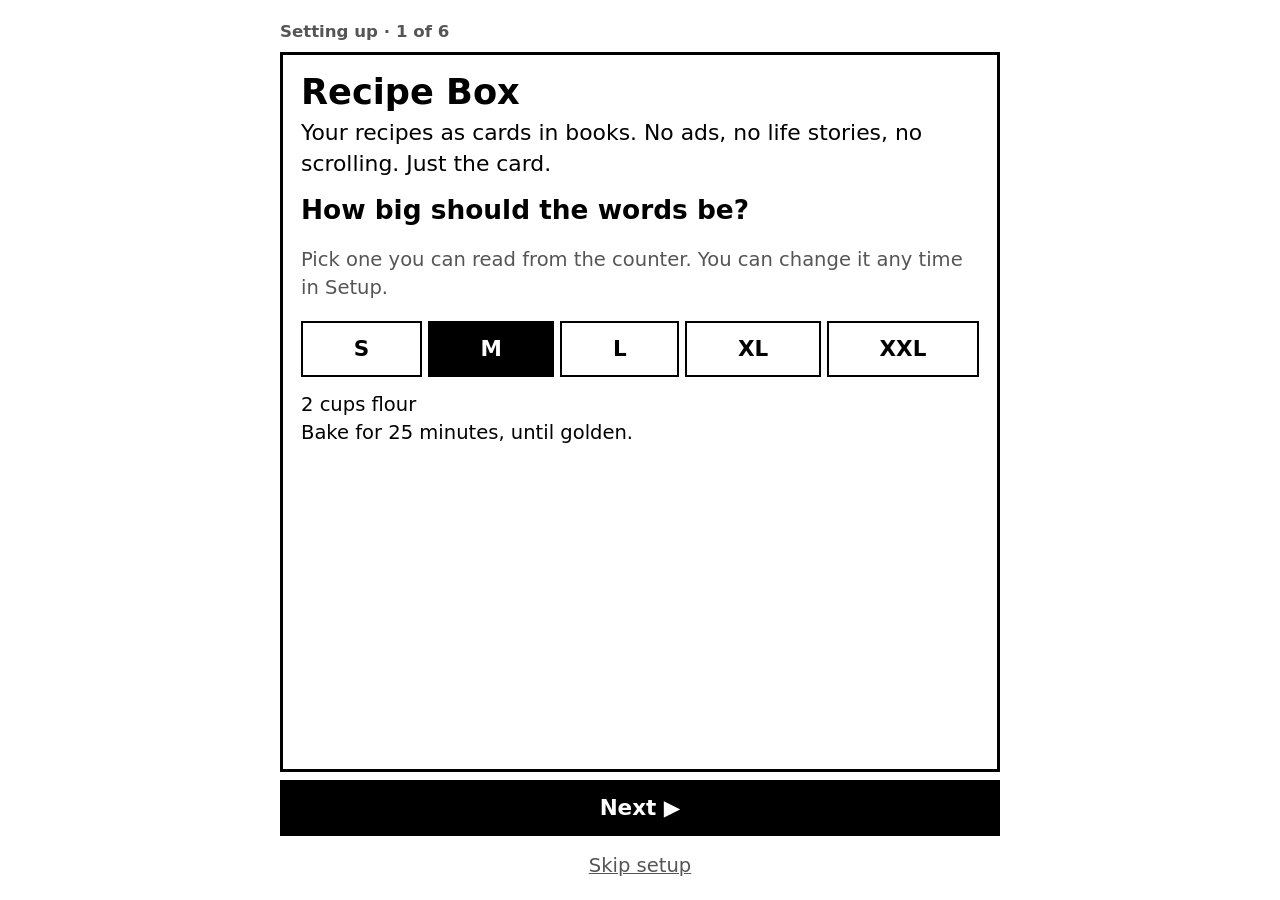
<file: index.html>
<!doctype html>
<html lang="en">
<head>
  <meta charset="utf-8">
  <meta name="viewport" content="width=device-width, initial-scale=1, viewport-fit=cover">
  <title>Recipe Box</title>
  <meta name="description" content="Your recipes as cards in books. No ads, no life stories, no scrolling. Just the card.">
  <meta name="theme-color" content="#ffffff">
  <link rel="icon" href="icon.svg" type="image/svg+xml">
  <link rel="stylesheet" href="css/style.css">
  <script type="module" src="js/app.js"></script>
</head>
<body>
  <div id="app">
    <noscript>Recipe Box needs JavaScript.</noscript>
  </div>
</body>
</html>
</file>
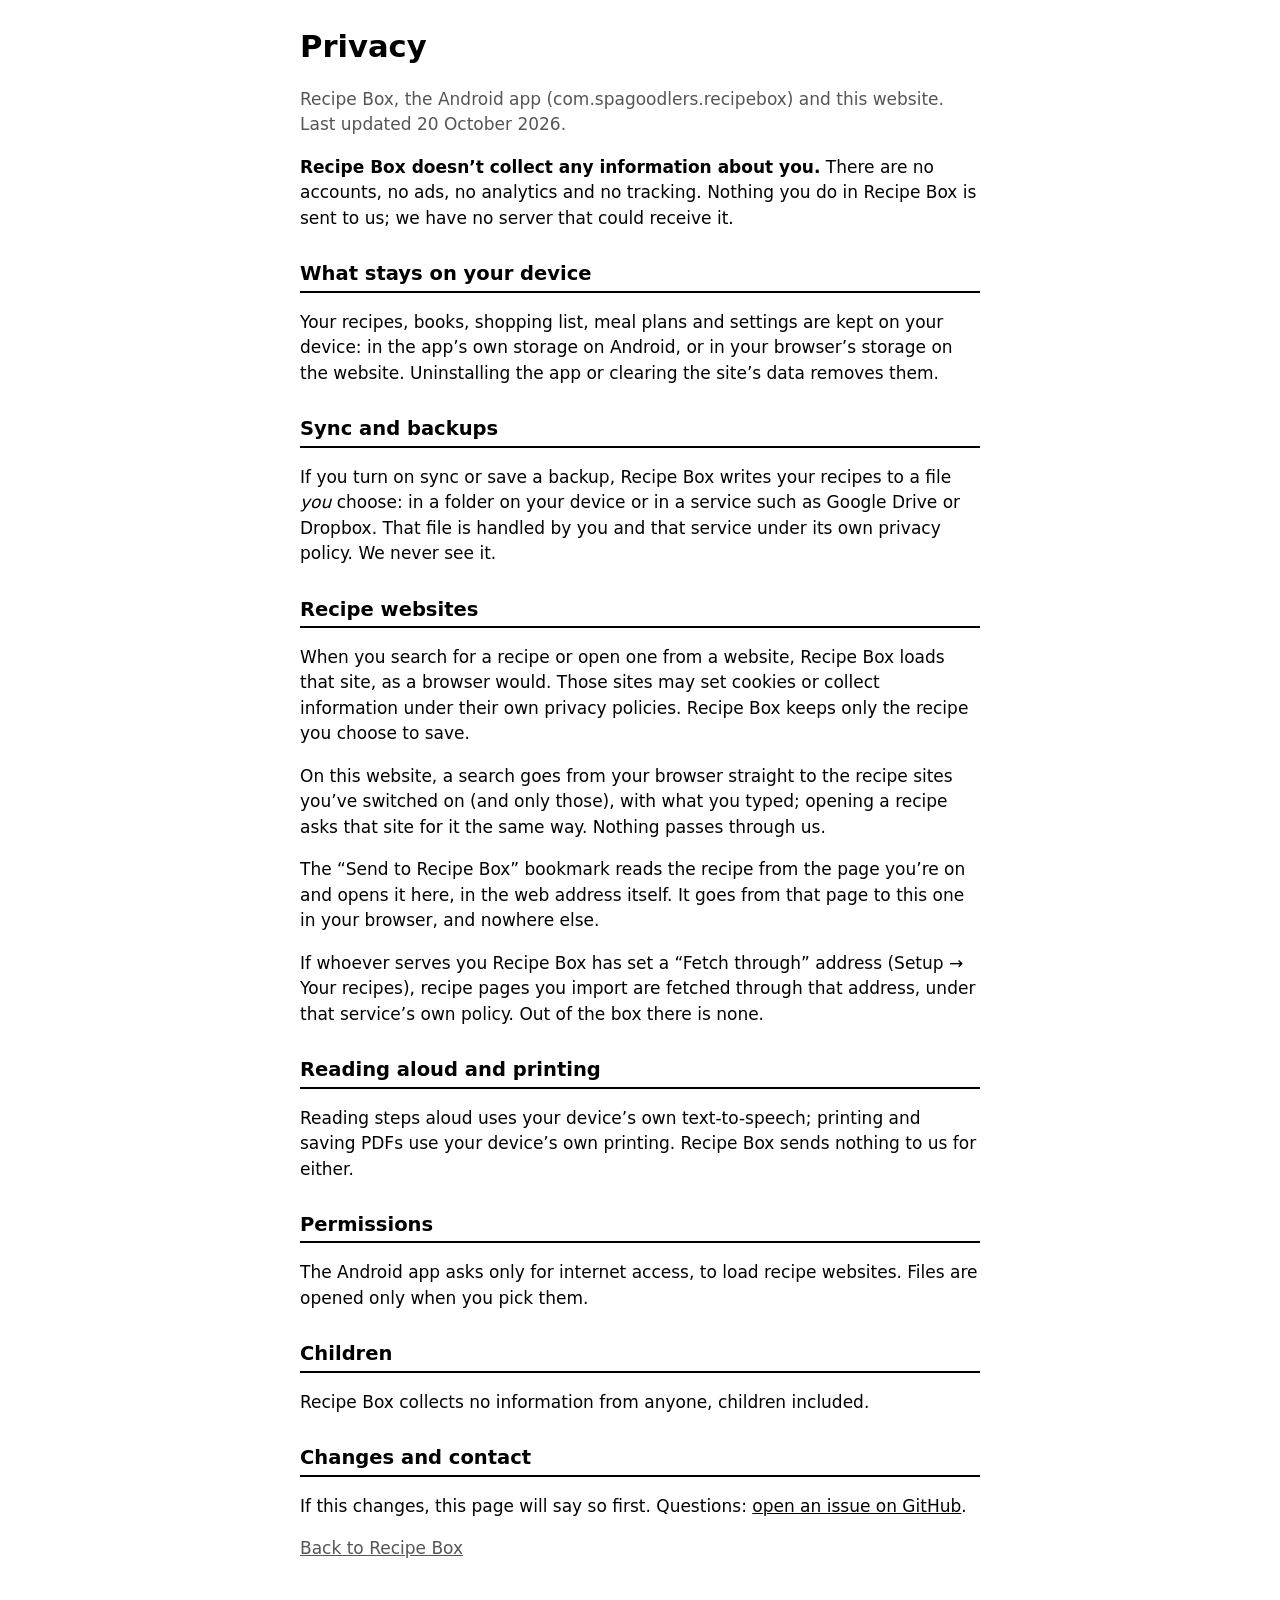
<file: privacy.html>
<!doctype html>
<html lang="en">
<head>
  <meta charset="utf-8">
  <meta name="viewport" content="width=device-width, initial-scale=1">
  <title>Privacy · Recipe Box</title>
  <link rel="icon" href="icon.svg" type="image/svg+xml">
  <style>
    :root { --paper: #fff; --ink: #000; --dim: #555; color-scheme: light dark; }
    @media (prefers-color-scheme: dark) { :root { --paper: #000; --ink: #fff; --dim: #aaa; } }
    body { background: var(--paper); color: var(--ink); font: 17px/1.5 system-ui, -apple-system, 'Segoe UI', Roboto, sans-serif; margin: 0; }
    main { max-width: 680px; margin: 0 auto; padding: 24px 16px 48px; }
    h1 { font-size: 1.8em; margin: 0 0 4px; }
    h2 { font-size: 1.15em; margin: 28px 0 6px; border-bottom: 2px solid var(--ink); padding-bottom: 2px; }
    .dim { color: var(--dim); }
    a { color: inherit; }
  </style>
</head>
<body>
<main>
  <h1>Privacy</h1>
  <p class="dim">Recipe Box, the Android app (com.spagoodlers.recipebox) and this website. Last updated 20 October 2026.</p>

  <p><b>Recipe Box doesn’t collect any information about you.</b> There are no accounts, no ads, no analytics and no tracking. Nothing you do in Recipe Box is sent to us; we have no server that could receive it.</p>

  <h2>What stays on your device</h2>
  <p>Your recipes, books, shopping list, meal plans and settings are kept on your device: in the app’s own storage on Android, or in your browser’s storage on the website. Uninstalling the app or clearing the site’s data removes them.</p>

  <h2>Sync and backups</h2>
  <p>If you turn on sync or save a backup, Recipe Box writes your recipes to a file <i>you</i> choose: in a folder on your device or in a service such as Google Drive or Dropbox. That file is handled by you and that service under its own privacy policy. We never see it.</p>

  <h2>Recipe websites</h2>
  <p>When you search for a recipe or open one from a website, Recipe Box loads that site, as a browser would. Those sites may set cookies or collect information under their own privacy policies. Recipe Box keeps only the recipe you choose to save.</p>
  <p>On this website, a search goes from your browser straight to the recipe sites you’ve switched on (and only those), with what you typed; opening a recipe asks that site for it the same way. Nothing passes through us.</p>
  <p>The “Send to Recipe Box” bookmark reads the recipe from the page you’re on and opens it here, in the web address itself. It goes from that page to this one in your browser, and nowhere else.</p>
  <p>If whoever serves you Recipe Box has set a “Fetch through” address (Setup → Your recipes), recipe pages you import are fetched through that address, under that service’s own policy. Out of the box there is none.</p>

  <h2>Reading aloud and printing</h2>
  <p>Reading steps aloud uses your device’s own text-to-speech; printing and saving PDFs use your device’s own printing. Recipe Box sends nothing to us for either.</p>

  <h2>Permissions</h2>
  <p>The Android app asks only for internet access, to load recipe websites. Files are opened only when you pick them.</p>

  <h2>Children</h2>
  <p>Recipe Box collects no information from anyone, children included.</p>

  <h2>Changes and contact</h2>
  <p>If this changes, this page will say so first. Questions: <a href="https://github.com/Spagoodlers/recipe-box-web/issues">open an issue on GitHub</a>.</p>

  <p class="dim"><a href="./">Back to Recipe Box</a></p>
</main>
</body>
</html>
</file>
<file: css/style.css>
/* Recipe Box on the web: ink on paper (in any of the app's colour schemes), bold lines, big
   targets, and pages instead of scrolling. A phone-shaped column on small screens; on a big one,
   the sections down the side and panes side by side. */

@font-face { font-family: 'Literata'; src: url('../fonts/literata_regular.ttf'); font-weight: 400; font-display: swap; }
@font-face { font-family: 'Literata'; src: url('../fonts/literata_bold.ttf'); font-weight: 700; font-display: swap; }
@font-face { font-family: 'Atkinson Hyperlegible'; src: url('../fonts/atkinson_hyperlegible_regular.ttf'); font-weight: 400; font-display: swap; }
@font-face { font-family: 'Atkinson Hyperlegible'; src: url('../fonts/atkinson_hyperlegible_bold.ttf'); font-weight: 700; font-display: swap; }
@font-face { font-family: 'Lexend'; src: url('../fonts/lexend_regular.ttf'); font-weight: 400; font-display: swap; }
@font-face { font-family: 'Lexend'; src: url('../fonts/lexend_bold.ttf'); font-weight: 700; font-display: swap; }
@font-face { font-family: 'OpenDyslexic'; src: url('../fonts/opendyslexic_regular.ttf'); font-weight: 400; font-display: swap; }
@font-face { font-family: 'OpenDyslexic'; src: url('../fonts/opendyslexic_bold.ttf'); font-weight: 700; font-display: swap; }
@font-face { font-family: 'Andika'; src: url('../fonts/andika_regular.ttf'); font-weight: 400; font-display: swap; }
@font-face { font-family: 'Andika'; src: url('../fonts/andika_bold.ttf'); font-weight: 700; font-display: swap; }
@font-face { font-family: 'Comic Neue'; src: url('../fonts/comic_neue_regular.ttf'); font-weight: 400; font-display: swap; }
@font-face { font-family: 'Comic Neue'; src: url('../fonts/comic_neue_bold.ttf'); font-weight: 700; font-display: swap; }

/* The scheme's colours are set on :root by the page (look.js); these are Ink, before it runs. */
:root {
  --paper: #ffffff; --ink: #000000; --dim: #555555; --faint: #aaaaaa; --accent: #000000; --on-accent: #ffffff;
  --syn-number: #000; --syn-unit: #000; --syn-temp: #000; --syn-time: #000; --syn-aside: #555; --syn-verb: #000; --syn-weight: 700;
  --scale: 1;
  --font: system-ui, -apple-system, 'Segoe UI', Roboto, sans-serif;
  --tap: 44px;
  --line: 1.42;
  --tracking: normal;
  --rail: 250px;
  color-scheme: light;
}
@media (prefers-color-scheme: dark) {
  :root:not([data-theme="light"]) { --paper: #000; --ink: #fff; --dim: #aaa; --faint: #555; --accent: #fff; --on-accent: #000; color-scheme: dark; }
}
:root[data-theme="dark"] { --paper: #000; --ink: #fff; --dim: #aaa; --faint: #555; --accent: #fff; --on-accent: #000; color-scheme: dark; }
:root[data-big="1"] { --tap: 58px; }
:root[data-roomy="1"] { --line: 1.85; --tracking: 0.04em; }

* { box-sizing: border-box; }
html, body { height: 100%; margin: 0; }
body {
  background: var(--paper); color: var(--ink); font-family: var(--font); font-size: calc(17px * var(--scale));
  line-height: var(--line); letter-spacing: var(--tracking); -webkit-tap-highlight-color: transparent; overscroll-behavior: none; overflow: hidden;
}
button, input, textarea, select { font: inherit; color: inherit; letter-spacing: inherit; }
a { color: inherit; }
kbd { font: inherit; font-size: 0.7em; opacity: 0.55; margin-left: auto; }

/* ---------------------------------------------------------------- the layouts */

#app {
  height: 100dvh; max-width: 980px; margin: 0 auto; display: flex; flex-direction: column;
  padding: 12px 16px max(12px, env(safe-area-inset-bottom)); gap: 8px;
}
#screen { flex: 1; min-height: 0; display: flex; flex-direction: column; gap: 8px; }
:root[data-bare="1"] #app { max-width: none; }

/* Wide: the sections and books down the side; the screen fills the rest. */
:root[data-wide="1"]:not([data-bare="1"]) #app { max-width: none; display: grid; grid-template-columns: var(--rail) minmax(0, 1fr); padding: 0; gap: 0; }
.rail { display: flex; flex-direction: column; gap: 10px; min-height: 0; padding: 16px 12px; border-right: 2px solid var(--ink); }
.brand { display: flex; align-items: baseline; justify-content: space-between; gap: 8px; padding: 0 4px; font-size: 1.15em; }
.rail-tabs { display: flex; flex-direction: column; gap: 2px; }
.rail-tab {
  display: flex; align-items: center; gap: 10px; border: 2px solid transparent; background: none; text-align: left; padding: 8px 10px;
  min-height: var(--tap); font-weight: 700; cursor: pointer; color: var(--ink);
}
.rail-tab svg { width: 22px; height: 22px; flex: none; }
.rail-tab:hover { border-color: var(--ink); }
.rail-tab.on { background: var(--accent); color: var(--on-accent); border-color: var(--accent); }
.rail-books { flex: 1; min-height: 0; display: flex; flex-direction: column; gap: 4px; border-top: 2px solid var(--ink); padding-top: 8px; }
.rail-books .label { margin: 0 4px; }
.rail-book {
  display: flex; align-items: center; gap: 8px; width: 100%; border: 2px solid var(--ink); border-left-width: 7px; background: var(--paper);
  text-align: left; padding: 6px 8px; margin-bottom: 4px; min-height: calc(var(--tap) - 4px); font-weight: 700; cursor: pointer; color: var(--ink);
}
.rail-book .n { margin-left: auto; font-size: 0.8em; opacity: 0.75; font-weight: 400; }
.rail-book.on { background: var(--accent); color: var(--on-accent); border-color: var(--accent); }
.rail-book.manage { border-left-width: 2px; font-weight: 700; margin: 0; }
.rail-book.manage svg { width: 1.1em; height: 1.1em; }
.main { display: flex; flex-direction: column; min-height: 0; min-width: 0; height: 100dvh; padding: 16px 24px max(14px, env(safe-area-inset-bottom)); gap: 8px; }

/* A column of reading width for forms and lists, centred in a wide window. */
.narrow-col { display: flex; flex-direction: column; gap: 8px; flex: 1; min-height: 0; width: 100%; max-width: 900px; margin: 0 auto; }
.twopane { display: grid; grid-template-columns: minmax(0, 1fr) minmax(0, 1fr); gap: 20px; flex: 1; min-height: 0; }
.pane { display: flex; flex-direction: column; gap: 8px; min-height: 0; min-width: 0; }

/* ---------------------------------------------------------------- buttons */

.btn {
  min-height: var(--tap); min-width: var(--tap); padding: 6px 12px; border: 2px solid var(--ink); background: var(--paper); color: var(--ink);
  font-weight: 700; cursor: pointer; display: inline-flex; align-items: center; justify-content: center; gap: 6px; text-align: center;
  border-radius: 0; white-space: nowrap; text-decoration: none;
}
.btn.small { min-height: calc(var(--tap) - 8px); padding: 4px 10px; font-size: 0.88em; }
.btn.big { min-height: calc(var(--tap) + 12px); font-size: 1.1em; }
.btn.on, .btn.primary { background: var(--accent); color: var(--on-accent); border-color: var(--accent); }
.btn.low { border-style: dashed; }
.btn:disabled { color: var(--dim); border-color: var(--dim); cursor: default; background: var(--paper); }
.btn:hover:not(:disabled):not(.on):not(.primary) { box-shadow: inset 0 0 0 1px var(--ink); }
.btn svg { width: 1.3em; height: 1.3em; flex: none; }
:root[data-big="1"] .btn svg { width: 1.6em; height: 1.6em; }
.wide-btn { width: 100%; }
.btn:focus-visible, .tile:focus-visible, [role=checkbox]:focus-visible, button:focus-visible { outline: 3px solid var(--ink); outline-offset: 2px; }
.row-btns { display: flex; gap: 6px; flex-wrap: wrap; align-items: stretch; }
.row-btns > .grow { flex: 1 1 auto; }
.flow { display: flex; flex-wrap: wrap; gap: 6px; }
.linkish { background: none; border: 0; color: var(--dim); text-decoration: underline; padding: 8px; cursor: pointer; text-align: center; }

/* ---------------------------------------------------------------- the tab bar (phone) */

.tabs { display: flex; border: 2px solid var(--ink); flex: none; }
.tabs button {
  flex: 1; min-width: 0; min-height: calc(var(--tap) + 4px); border: 0; background: var(--paper); font-weight: 700; cursor: pointer;
  display: flex; align-items: center; justify-content: center; gap: 6px; padding: 0 4px;
}
.tabs button + button { border-left: 2px solid var(--ink); }
.tabs button.on { background: var(--accent); color: var(--on-accent); }
.tabs svg { width: 22px; height: 22px; flex: none; }
.tabs .word { white-space: nowrap; overflow: hidden; }

/* ---------------------------------------------------------------- text */

h1, h2, h3 { margin: 0; line-height: 1.2; }
.title { font-size: 1.45em; font-weight: 700; }
.label { font-size: 0.78em; font-weight: 700; letter-spacing: 0.08em; text-transform: uppercase; color: var(--dim); margin: 10px 0 4px; }
.section { font-size: 1.2em; font-weight: 700; margin-top: 18px; border-bottom: 2px solid var(--ink); padding-bottom: 2px; margin-bottom: 6px; }
.dim { color: var(--dim); }
.small { font-size: 0.85em; }
.bold { font-weight: 700; }
.center { text-align: center; }
.grow { flex: 1; min-width: 0; }
.rule { border: 0; border-top: 2px solid var(--ink); margin: 0; flex: none; }
.rule.thin { border-top-width: 1px; margin: 4px 0 2px; }
.rule.thick { border-top-width: 4px; margin: 6px 0 4px; }
.one { display: block; white-space: nowrap; overflow: hidden; text-overflow: ellipsis; }
.clamp2, .clamp3, .clamp4 { display: -webkit-box; -webkit-box-orient: vertical; overflow: hidden; }
.clamp2 { -webkit-line-clamp: 2; } .clamp3 { -webkit-line-clamp: 3; } .clamp4 { -webkit-line-clamp: 4; }
.raw { font-family: ui-monospace, Consolas, monospace; font-size: 0.75em; white-space: pre-wrap; word-break: break-all; margin: 0; }
.q { font-size: 1.35em; margin: 6px 0 2px; }
.keyrow { display: grid; grid-template-columns: minmax(6em, max-content) 1fr; gap: 14px; align-items: center; padding: 6px 0; }
.keyrow b { font-size: 1.15em; }

/* ---------------------------------------------------------------- pages */

.pages { position: relative; flex: 1; min-height: 0; overflow: hidden; touch-action: none; }
.pages > .content { position: absolute; left: 0; right: 0; top: 0; }
.page-cover { position: absolute; left: 0; right: 0; bottom: 0; background: var(--paper); display: none; pointer-events: none; }
.count { text-align: right; font-size: 0.78em; color: var(--dim); min-height: 1.3em; flex: none; }
.count.more { color: var(--ink); font-weight: 700; }

/* ---------------------------------------------------------------- Books */

.bookhead { display: flex; align-items: baseline; gap: 14px; }
.tiles { display: grid; gap: 10px; }
.tile {
  position: relative; border: 2px solid var(--ink); padding: 10px 12px; cursor: pointer; display: flex; flex-direction: column;
  justify-content: space-between; overflow: hidden; background: var(--paper); text-align: left; color: var(--ink);
}
.tile:hover { box-shadow: inset 0 0 0 1px var(--ink); }
/* A long name is cut short rather than the card stretched (as on the phone). */
.tile .name { font-weight: 700; display: -webkit-box; -webkit-line-clamp: 4; -webkit-box-orient: vertical; overflow: hidden; flex: 0 1 auto; min-height: 0; padding-right: 18px; }
.tile .meta { flex: none; font-size: 0.8em; color: var(--dim); white-space: nowrap; overflow: hidden; text-overflow: ellipsis; }
.keepmark { color: var(--accent); display: inline-flex; }
.keepmark svg { width: 18px; height: 18px; }
.tile .keepmark { position: absolute; right: 8px; top: 10px; }
h1 .keepmark { margin-left: 8px; vertical-align: -2px; }
.shelf { flex: none; touch-action: none; }
.shelf-grid { display: grid; gap: 6px; }
.cover {
  border: 2px solid var(--ink); border-left-width: 8px; padding: 6px 10px; min-width: 0; min-height: calc(var(--tap) + 30px); max-height: 150px;
  cursor: pointer; display: flex; flex-direction: column; justify-content: space-between; gap: 2px; background: var(--paper); text-align: left; overflow: hidden; hyphens: auto; color: var(--ink);
}
.cover.turn, .cover.manage { border-left-width: 2px; }
.cover.manage svg { width: 22px; height: 22px; }
.cover.on { background: var(--accent); color: var(--on-accent); }
.cover .n { font-size: 0.75em; opacity: 0.8; }
.search { display: flex; gap: 6px; flex: none; }
.field { border: 2px solid var(--ink); background: var(--paper); padding: 8px 10px; min-height: var(--tap); width: 100%; border-radius: 0; color: var(--ink); }
.field.small { min-height: calc(var(--tap) - 8px); padding: 4px 8px; width: 6em; }
textarea.field { min-height: 6em; resize: vertical; line-height: 1.4; }
.empty { border: 2px solid var(--ink); padding: 16px; }
.empty .content > * + * { margin-top: 10px; }
.starter-grid { display: grid; gap: 8px; grid-template-columns: repeat(auto-fill, minmax(320px, 1fr)); align-items: start; }
.starter { border: 2px solid var(--ink); padding: 10px; }
.starter-name { display: flex; flex-direction: column; align-items: flex-start; border: 0; background: none; text-align: left; cursor: pointer; padding: 0; color: var(--ink); }
.plain { list-style: none; padding: 0; margin: 4px 0 0; }
.bookrow { display: flex; align-items: center; gap: 6px; border: 2px solid var(--ink); padding: 4px 6px 4px 12px; margin: 4px 0; flex-wrap: wrap; }
.bookrow.on { border-width: 4px; }
.bookrow .open { display: flex; flex-direction: column; align-items: flex-start; border: 0; background: none; text-align: left; padding: 4px 0; cursor: pointer; color: var(--ink); font-size: 1.05em; }
.pickrow { display: flex; align-items: center; gap: 10px; width: 100%; text-align: left; border: 2px solid var(--ink); background: var(--paper); color: var(--ink); padding: 8px 12px; margin: 3px 0; cursor: pointer; }
.pickrow:hover { box-shadow: inset 0 0 0 1px var(--ink); }

/* ---------------------------------------------------------------- the card */

.card { border: 3px solid var(--ink); padding: 14px 18px; display: flex; flex-direction: column; gap: 6px; flex: 1; min-height: 0; background: var(--paper); }
.card > .title { font-size: 1.5em; }
.card .times { font-weight: 500; }
.scale { display: flex; gap: 6px; align-items: center; flex-wrap: wrap; }
.scale .gap { width: 6px; }
.scale .serves { font-weight: 700; text-decoration: underline; cursor: pointer; background: none; border: 0; padding: 0 6px 0 0; color: var(--ink); }
.serves-form { display: flex; align-items: center; gap: 6px; }
.checks { list-style: none; padding: 0; margin: 0; }
.checks li { display: flex; gap: 12px; align-items: flex-start; padding: 7px 0; border-bottom: 1px solid var(--ink); cursor: pointer; }
:root[data-big="1"] .checks li { padding: 12px 0; }
.checks li .box { width: 1.05em; height: 1.05em; border: 2px solid var(--ink); flex: none; margin-top: 0.22em; }
.checks li.on .box { background: var(--ink); }
.checks li.on > .txt { color: var(--dim); }
.checks li.on > .txt > :first-child, .checks li.on > .txt { text-decoration: line-through; }
.checks li .n { font-weight: 700; min-width: 1.4em; }
.checks li .txt { flex: 1; min-width: 0; }
.checks li.heading { border: 0; cursor: default; font-weight: 700; font-size: 1.05em; padding: 12px 0 2px; border-bottom: 1px solid var(--ink); }
.checks .amts { display: block; color: var(--dim); font-size: 0.88em; text-decoration: none; }
.checks .amts span { display: block; }
.checks .amts .got { text-decoration: line-through; }
.checks.nut li { cursor: default; }
.linkrow { display: block; border: 0; background: none; padding: 2px 0; font-weight: 500; text-decoration: underline; cursor: pointer; color: var(--ink); font-size: 0.92em; text-align: left; }
.timers-row { margin-top: 4px; display: flex; }
.timer-btn { text-decoration: none; }
.cardtabs { display: flex; border: 2px solid var(--ink); flex: none; }
.cardtabs button { flex: 1; min-width: 0; min-height: var(--tap); border: 0; background: var(--paper); font-weight: 700; cursor: pointer; padding: 4px; display: flex; align-items: center; justify-content: center; gap: 6px; color: var(--ink); }
.cardtabs button + button { border-left: 2px solid var(--ink); }
.cardtabs button.on { background: var(--accent); color: var(--on-accent); }
.cardtabs svg { width: 1.2em; height: 1.2em; flex: none; }
.cardtabs button > span { white-space: nowrap; overflow: hidden; min-width: 0; }
.card-actions { flex: none; }
.content.info .label { margin-top: 6px; }
.box-panel { border: 2px solid var(--ink); padding: 10px; display: flex; flex-direction: column; gap: 6px; }
.box-panel.thick { border-width: 3px; }
.box-panel.bar { flex-direction: row; align-items: center; flex-wrap: wrap; }
.bar { display: flex; gap: 8px; align-items: center; }
.bar .grow { flex: 1; min-width: 0; }
.backbar { flex: none; }

/* A wide card: ingredients beside the method, each paged on its own. */
.spread { display: grid; grid-template-columns: minmax(260px, 38%) minmax(0, 1fr); gap: 28px; flex: 1; min-height: 0; }
.spread .col { display: flex; flex-direction: column; min-height: 0; }
.spread .col > .label { margin-top: 0; border-bottom: 2px solid var(--ink); padding-bottom: 2px; color: var(--ink); }

/* A card with its book's cards down the side. */
.cardview { display: grid; grid-template-columns: 300px minmax(0, 1fr); gap: 18px; flex: 1; min-height: 0; }
.cardpane { display: flex; flex-direction: column; gap: 8px; min-height: 0; min-width: 0; }
.index { display: flex; flex-direction: column; gap: 6px; min-height: 0; }
.index-head { display: flex; align-items: baseline; justify-content: space-between; gap: 8px; font-size: 1.05em; border-bottom: 2px solid var(--ink); padding-bottom: 4px; }
.index-list { list-style: none; padding: 0; margin: 0; }
.index-list button {
  display: flex; align-items: center; gap: 6px; width: 100%; text-align: left; border: 1px solid var(--ink); border-left-width: 4px; background: var(--paper);
  color: var(--ink); padding: 6px 8px; margin-bottom: 3px; cursor: pointer; font-weight: 700; font-size: 0.9em; min-height: calc(var(--tap) - 8px);
}
.index-list button svg { width: 15px; height: 15px; margin-left: auto; flex: none; }
.index-list button.on { background: var(--accent); color: var(--on-accent); border-color: var(--accent); }
.index-list button:hover:not(.on) { box-shadow: inset 0 0 0 1px var(--ink); }

/* The rolodex: names around this card, then the letters that have cards. */
.rolodex-block { display: flex; flex-direction: column; gap: 4px; flex: none; }
.rolodex { display: grid; gap: 4px; }
.rolodex button { min-width: 0; border: 1px solid var(--ink); background: var(--paper); color: var(--ink); padding: 4px 6px; min-height: calc(var(--tap) - 6px); font-weight: 700; font-size: 0.85em; cursor: pointer; }
.rolodex button.on { background: var(--accent); color: var(--on-accent); }
.letters { display: flex; flex-wrap: wrap; }
.letters button { flex: 1 0 2.2em; min-height: calc(var(--tap) - 10px); border: 1px solid var(--ink); background: var(--paper); color: var(--ink); font-weight: 700; cursor: pointer; }
.letters button.on { background: var(--accent); color: var(--on-accent); }
.letters.compact button { flex: 1 0 1.7em; min-height: 30px; font-size: 0.8em; }

/* One bar for getting about the books. */
.bookstrip { display: flex; gap: 6px; align-items: stretch; flex: none; }
.strip { flex: 1; display: flex; border: 2px solid var(--ink); min-height: calc(var(--tap) + 12px); min-width: 0; touch-action: none; }
.strip button { border: 0; background: var(--paper); color: var(--ink); cursor: pointer; display: flex; align-items: center; gap: 6px; padding: 4px 8px; min-width: 0; }
.strip .side { flex: 1; font-size: 0.85em; }
.strip .side.end { justify-content: flex-end; text-align: right; }
.strip .side + .mid, .strip .mid + .side { border-left: 2px solid var(--ink); }
.strip .mid { flex: 2; text-align: left; }
.strip .mid svg { width: 22px; height: 22px; flex: none; }
.strip .mid .grow { display: flex; flex-direction: column; }

/* ---------------------------------------------------------------- the editor */

.editor { gap: 8px; }
.eboxes { flex: 1; min-height: 0; display: grid; grid-template-rows: 45fr 55fr; gap: 10px; }
.eboxes.side { grid-template-rows: none; grid-template-columns: 42fr 58fr; }
.ebox { border: 2px solid var(--ink); padding: 10px; display: flex; flex-direction: column; gap: 6px; min-height: 0; }
.form { display: grid; gap: 8px; }
.form .pair, .pair { display: grid; grid-template-columns: 1fr 1fr; gap: 8px; }
label { display: block; font-size: 0.8em; font-weight: 700; color: var(--dim); text-transform: uppercase; letter-spacing: 0.06em; margin-bottom: 2px; }
.tall textarea { min-height: 18em; }

/* ---------------------------------------------------------------- cook mode */

.cookwrap { display: flex; gap: 18px; flex: 1; min-height: 0; width: 100%; max-width: 1500px; margin: 0 auto; }
.steplist { width: 320px; flex: none; display: flex; flex-direction: column; min-height: 0; }
.steplist .label { color: var(--ink); font-size: 0.9em; }
.steps-nav { list-style: none; padding: 0; margin: 0; }
.steps-nav button { display: flex; gap: 6px; width: 100%; text-align: left; border: 1px solid var(--ink); background: var(--paper); color: var(--ink); padding: 6px 8px; margin-bottom: 3px; cursor: pointer; font-size: 0.85em; }
.steps-nav button.on { background: var(--accent); color: var(--on-accent); border-color: var(--accent); }
.steps-nav button.done span { text-decoration: line-through; opacity: 0.7; }
.cook { border: 3px solid var(--ink); padding: 18px; display: flex; flex-direction: column; gap: 10px; flex: 1; min-height: 0; min-width: 0; }
.cook .title { font-size: 1.2em; }
.cook .step { display: flex; gap: 16px; font-size: 1.75em; line-height: 1.35; font-weight: 500; cursor: pointer; }
:root[data-wide="1"] .cook .step { font-size: 2.1em; max-width: 34em; }
.cook .step .box { width: 0.8em; height: 0.8em; border: 2px solid var(--ink); flex: none; margin-top: 0.3em; }
.cook .step.done { color: var(--dim); text-decoration: line-through; }
.cook .step.done .box { background: var(--accent); }
.cook .uses { display: flex; flex-direction: column; margin-top: 14px; }
.cook .use { border: 0; background: none; color: var(--dim); text-align: left; font-size: 1.2em; padding: 4px 0; cursor: pointer; }
.cook .use.got { text-decoration: line-through; }
.cook .gather li { font-size: 1.35em; }
.cook-go { flex: none; }
.timer { display: flex; gap: 8px; align-items: center; margin-bottom: 6px; }
.meter { flex: 1; border: 2px solid var(--ink); min-height: var(--tap); position: relative; display: flex; align-items: center; padding: 0 10px; font-weight: 700; cursor: pointer; overflow: hidden; }
.meter.small { min-height: calc(var(--tap) - 8px); max-width: 300px; font-size: 0.88em; flex: none; width: 280px; }
.meter.big { min-height: calc(var(--tap) + 12px); font-size: 1.1em; }
.meter .fill { position: absolute; inset: 0 auto 0 0; background: var(--accent); }
.meter span { position: relative; mix-blend-mode: difference; color: #fff; }
.meter.up { background: var(--accent); color: var(--on-accent); }
.meter.up span { mix-blend-mode: normal; color: inherit; }
.warn { margin-top: 10px; border: 3px solid var(--ink); padding: 8px 12px; font-weight: 700; font-size: 1.15em; }

/* ---------------------------------------------------------------- Open */

.open-grid { display: grid; gap: 12px; grid-template-columns: repeat(auto-fill, minmax(min(100%, 360px), 1fr)); align-items: start; }
.opencard { border: 3px solid var(--ink); padding: 12px 16px; min-height: 150px; cursor: pointer; display: flex; flex-direction: column; gap: 6px; background: var(--paper); }
.big-name { font-size: 1.2em; }
.donebox { display: inline-flex; align-items: center; gap: 6px; border: 2px solid var(--ink); background: var(--paper); color: var(--ink); padding: 4px 8px; font-weight: 700; font-size: 0.85em; cursor: pointer; }
.donebox .sq { width: 16px; height: 16px; border: 2px solid currentColor; }
.donebox.ready { background: var(--accent); color: var(--on-accent); border-width: 3px; }
.progress { height: 8px; border: 1px solid var(--ink); }
.progress div { height: 100%; background: var(--accent); }
.subtabs { display: flex; flex-wrap: wrap; gap: 4px; margin-left: 14px; }
.subtab { border: 2px solid var(--ink); border-top: 0; background: var(--paper); color: var(--ink); padding: 6px 10px; font-weight: 700; font-size: 0.82em; cursor: pointer; }
.subtab.complete { background: var(--faint); text-decoration: line-through; }
.completerow { display: flex; align-items: center; gap: 8px; border: 1px solid var(--dim); padding: 4px 6px 4px 10px; margin: 3px 0; }
.sq { width: 20px; height: 20px; border: 2px solid var(--ink); background: var(--paper); cursor: pointer; flex: none; padding: 0; }
.sq.on { background: var(--ink); }

/* ---------------------------------------------------------------- the list */

.listbox { border: 2px solid var(--ink); padding: 14px; flex: 1; min-height: 0; display: flex; flex-direction: column; }
.from { font-weight: 700; font-size: 1.1em; margin-top: 10px; border-bottom: 1px solid var(--ink); padding-bottom: 2px; }
.list li .x { border: 0; background: none; color: var(--dim); font-size: 1.3em; line-height: 1; cursor: pointer; padding: 0 6px; min-height: 0; }
.list li .x:hover { color: var(--ink); }
.from-small { display: block; text-decoration: none; }
.list-cols { display: grid; grid-template-columns: repeat(auto-fill, minmax(320px, 1fr)); column-gap: 28px; align-items: start; }
.list-cols > .list-head, .list-cols > p { grid-column: 1 / -1; }

/* ---------------------------------------------------------------- Prep */

.spans .btn { min-width: 0; }
.period .title { font-size: 1.25em; }
.slot { padding: 4px 0; }
.slot.now { border: 3px solid var(--ink); padding: 8px; }
.slot-name { font-size: 1.1em; }
.meal { border: 2px solid var(--ink); padding: 8px 12px; margin: 4px 0; cursor: pointer; display: flex; flex-direction: column; gap: 4px; }
.meal:hover { box-shadow: inset 0 0 0 1px var(--ink); }
.weekday { padding-top: 8px; }
.day-name { padding: 0; text-align: left; color: var(--ink); text-decoration: none; font-size: 1.05em; }
:root[data-wide="1"] .prep-week { display: grid; grid-template-columns: repeat(7, minmax(0, 1fr)); gap: 8px; align-items: start; }
:root[data-wide="1"] .prep-week .weekday { border: 2px solid var(--ink); padding: 6px; min-height: 180px; }
:root[data-wide="1"] .prep-week .weekday.today { border-width: 4px; }
:root[data-wide="1"] .prep-week .meal { padding: 6px; }
:root[data-wide="1"] .prep-week .meal .bar { flex-direction: column; align-items: flex-start; gap: 0; }
:root[data-wide="1"] .prep-week .meal .bar .grow:empty { display: none; }
.meal .btn { white-space: normal; text-align: left; justify-content: flex-start; max-width: 100%; }
:root[data-wide="1"] .prep-week .weekday > .bar { flex-wrap: wrap; }
:root[data-wide="1"] .prep-day { max-width: 900px; }
.cal-head, .cal-week { display: grid; grid-template-columns: repeat(7, minmax(0, 1fr)); gap: 3px; }
.cal-head span { text-align: center; color: var(--dim); font-size: 0.8em; }
.cal-week { margin: 3px 0; }
.cal-day { border: 1px solid var(--ink); background: var(--paper); color: var(--ink); min-height: 50px; padding: 4px; text-align: left; display: flex; flex-direction: column; gap: 2px; cursor: pointer; font-size: 0.75em; }
:root[data-wide="1"] .cal-day { min-height: 90px; font-size: 0.85em; }
.cal-day b { font-size: 1.2em; }
.cal-day.has { background: color-mix(in srgb, var(--faint) 45%, var(--paper)); }
.cal-day.today { border-width: 3px; }
.year-grid { display: grid; grid-template-columns: repeat(3, minmax(0, 1fr)); gap: 6px; }
:root[data-wide="1"] .year-grid { grid-template-columns: repeat(4, minmax(0, 1fr)); }
.month-box { border: 2px solid var(--ink); background: var(--paper); color: var(--ink); min-height: 80px; padding: 8px; text-align: left; display: flex; flex-direction: column; gap: 2px; cursor: pointer; }
.month-box.has { background: color-mix(in srgb, var(--faint) 45%, var(--paper)); }
.planline { display: flex; flex-direction: column; align-items: flex-start; width: 100%; border: 0; border-bottom: 1px solid var(--ink); background: none; color: var(--ink); text-align: left; padding: 6px 0; cursor: pointer; }
.slotrow { display: grid; grid-template-columns: 1fr 6em auto; gap: 6px; align-items: center; margin: 3px 0; }
.indent { padding-left: 12px; border-left: 2px solid var(--faint); }
.pantry-cols { display: grid; grid-template-columns: repeat(auto-fill, minmax(380px, 1fr)); gap: 4px 24px; align-items: start; }
.pantry-group { margin-top: 10px; }

/* ---------------------------------------------------------------- Find */

.srchead { display: flex; align-items: center; gap: 6px; width: 100%; border: 2px solid var(--ink); background: var(--paper); color: var(--ink); padding: 10px; margin-top: 8px; cursor: pointer; text-align: left; text-decoration: none; }
.srchead.on { background: var(--accent); color: var(--on-accent); }
.srchead:disabled { cursor: default; color: var(--ink); }
.srchead .arrow { width: 1.2em; }
.hit { display: flex; flex-direction: column; align-items: flex-start; width: 100%; border: 0; border-bottom: 1px solid var(--ink); background: var(--paper); color: var(--ink); text-align: left; padding: 8px 10px 8px 18px; cursor: pointer; }
.hit.on { box-shadow: inset 6px 0 0 var(--accent); }
.hit:hover { box-shadow: inset 3px 0 0 var(--ink); }
.find-grid { max-width: 1000px; }
.previewpane { display: flex; flex-direction: column; gap: 8px; flex: 1; min-height: 0; }
.import-err { max-width: 700px; }
.bookmark { cursor: grab; }

/* ---------------------------------------------------------------- Setup */

.setup-two { display: grid; grid-template-columns: minmax(280px, 380px) minmax(0, 1fr); gap: 24px; flex: 1; min-height: 0; }
.setup-menu, .setup-part { display: flex; flex-direction: column; gap: 6px; min-height: 0; }
.setup-part { max-width: 960px; }
.setup-row {
  display: flex; align-items: center; gap: 10px; width: 100%; text-align: left; margin-bottom: 6px; border: 2px solid var(--ink); background: var(--paper);
  color: var(--ink); padding: 10px 14px; min-height: calc(var(--tap) + 20px); cursor: pointer;
}
.setup-row.on { border-width: 4px; padding: 8px 12px; }
.setup-row > span:first-child { flex: 1; min-width: 0; }
.setup-row b { font-size: 1.1em; }
.toggle { display: flex; align-items: center; gap: 10px; cursor: pointer; }
button.toggle { width: 100%; border: 0; background: none; text-align: left; padding: 8px 0; color: inherit; }
:root[data-big="1"] button.toggle { padding: 14px 0; }
.toggle .what { flex: 1; }
.toggle .sw { min-width: 56px; min-height: 32px; border: 2px solid var(--ink); font-weight: 700; display: flex; align-items: center; justify-content: center; font-size: 0.85em; }
.toggle .sw.on { background: var(--accent); color: var(--on-accent); }
.about { display: block; color: var(--dim); font-size: 0.82em; font-weight: 400; }
.choice {
  display: flex; flex-direction: column; align-items: flex-start; gap: 2px; width: 100%; text-align: left; border: 2px solid var(--ink);
  background: var(--paper); color: var(--ink); padding: 10px 14px; margin: 4px 0; cursor: pointer;
}
.choice.on { border-width: 4px; padding: 8px 12px; }
.swatch { display: inline-flex; align-items: center; gap: 6px; padding: 6px 10px 6px 6px; border: 2px solid var(--ink); cursor: pointer; min-height: calc(var(--tap) - 6px); }
.swatch.on { border-width: 4px; padding: 4px 8px 4px 4px; }
.swatch .chip { width: 18px; height: 18px; border: 1px solid; flex: none; }
.welcome-col { display: flex; flex-direction: column; gap: 8px; flex: 1; min-height: 0; width: 100%; max-width: 720px; margin: 0 auto; }
.welcome { border: 3px solid var(--ink); padding: 16px 18px; flex: 1; min-height: 0; display: flex; flex-direction: column; }

/* ---------------------------------------------------------------- Print */

.printview { display: grid; grid-template-columns: minmax(0, 1.1fr) minmax(360px, 0.9fr); gap: 24px; flex: 1; min-height: 0; }
.preview-pane { background: color-mix(in srgb, var(--faint) 35%, var(--paper)); padding: 12px; }
.preview-top { flex: 0.95; min-height: 0; display: flex; flex-direction: column; background: color-mix(in srgb, var(--faint) 35%, var(--paper)); padding: 8px; }
.paperbox { flex: 1; min-height: 0; overflow: hidden; position: relative; }
iframe.paper { border: 1px solid var(--ink); background: #fff; transform-origin: 0 0; display: block; }

/* ---------------------------------------------------------------- notices */

.hint { border: 2px solid var(--paper); background: var(--ink); color: var(--paper); padding: 8px 10px; font-weight: 700; flex: none; }
.notice { border: 2px solid var(--ink); padding: 6px 6px 6px 10px; display: flex; align-items: center; gap: 8px; font-weight: 500; flex: none; }
.notice span { flex: 1; }
:root[data-drop="1"] body::after {
  content: 'Drop a recipe file to bring it in'; position: fixed; inset: 12px; border: 4px dashed var(--ink); background: color-mix(in srgb, var(--paper) 85%, transparent);
  display: flex; align-items: center; justify-content: center; font-size: 1.5em; font-weight: 700; pointer-events: none;
}

/* Recipe text highlighted like code, in the scheme's own colours (weight too, for black and white). */
.syn-number { color: var(--syn-number); font-weight: var(--syn-weight); }
.syn-unit { color: var(--syn-unit); }
.syn-temp { color: var(--syn-temp); font-weight: 700; }
.syn-time { color: var(--syn-time); font-weight: var(--syn-weight); }
.syn-aside { color: var(--syn-aside); font-style: italic; }
.syn-verb { color: var(--syn-verb); font-weight: 700; }

/* Controls at the top: the same screens, mirrored, so what you press is up top and the card reads down. */
:root[data-top="1"] #app, :root[data-top="1"] .main { flex-direction: column-reverse; }
:root[data-top="1"] #screen, :root[data-top="1"] .narrow-col, :root[data-top="1"] .pane, :root[data-top="1"] .cardpane { flex-direction: column-reverse; }
:root[data-top="1"] .card .card-actions { order: -2; }
:root[data-top="1"] .card .cardtabs { order: -1; }
:root[data-top="1"] .cook .cook-go { order: -1; }

@media (max-width: 520px) {
  #app { padding-left: 10px; padding-right: 10px; }
  .card, .cook { padding: 12px; }
  .form .pair, .pair { grid-template-columns: 1fr; }
}
@media print { #app { display: none; } }
</file>
